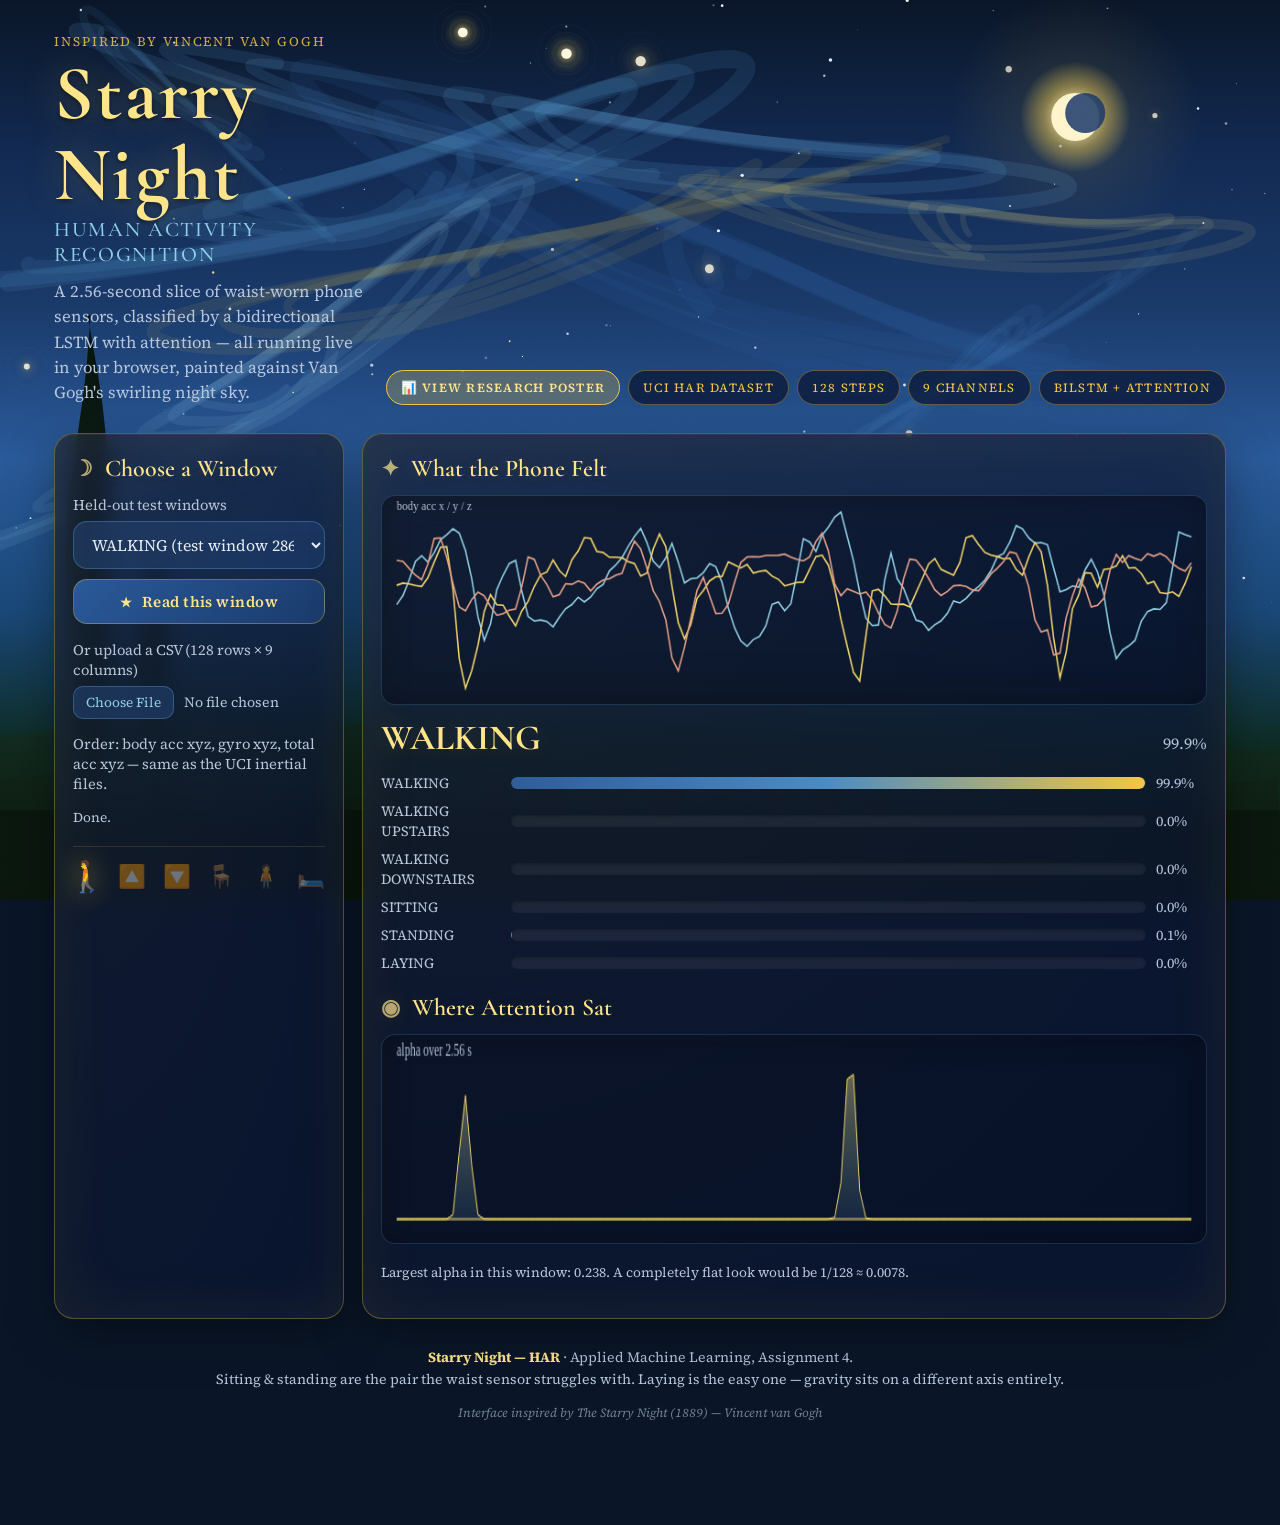
<file: index.html>
<!DOCTYPE html>
<html lang="en">
<head>
  <meta charset="utf-8" />
  <meta name="viewport" content="width=device-width, initial-scale=1" />
  <title>Starry Night — Human Activity Recognition</title>
  <link rel="preconnect" href="https://fonts.googleapis.com" />
  <link rel="preconnect" href="https://fonts.gstatic.com" crossorigin />
  <link href="https://fonts.googleapis.com/css2?family=Cormorant+Garamond:wght@400;500;600;700&family=Source+Serif+4:opsz,wght@8..60,400;8..60,600&display=swap" rel="stylesheet" />
  <link rel="stylesheet" href="style.css" />
</head>
<body>
  <canvas id="sky"></canvas>

  <!-- Painterly texture overlay -->
  <div class="paint-overlay"></div>

  <div class="wrap">
    <header class="hero">
      <div>
        <p class="eyebrow">Inspired by Vincent van Gogh</p>
        <h1>Starry Night</h1>
        <p class="subtitle">Human Activity Recognition</p>
        <p class="lede">
          A 2.56-second slice of waist-worn phone sensors, classified by a
          bidirectional LSTM with attention — all running live in your browser,
          painted against Van Gogh's swirling night sky.
        </p>
      </div>
      <div class="badge-group">
        <a href="poster.html" class="badge" style="background: rgba(242, 199, 68, 0.25); border-color: var(--vg-gold); text-decoration: none; color: var(--vg-warm-gold); font-weight: 600;">📊 View Research Poster</a>
        <span class="badge">UCI HAR Dataset</span>
        <span class="badge">128 Steps</span>
        <span class="badge">9 Channels</span>
        <span class="badge">BiLSTM + Attention</span>
      </div>
    </header>

    <div class="grid">
      <aside class="panel glass-panel">
        <div class="panel-glow"></div>
        <h2><span class="icon">☽</span> Choose a Window</h2>
        <label for="sample">Held-out test windows</label>
        <select id="sample"></select>
        <div class="row">
          <button type="button" id="run">
            <span class="btn-star">★</span> Read this window
          </button>
        </div>
        <label for="csv" style="margin-top:16px">Or upload a CSV (128 rows × 9 columns)</label>
        <input id="csv" type="file" accept=".csv,text/csv" />
        <p class="hint">Order: body acc xyz, gyro xyz, total acc xyz — same as the UCI inertial files.</p>
        <p class="meta" id="status">Weights loaded with the page. First click takes a moment while the LSTM walks the 128 steps in both directions.</p>

        <div class="activity-icons">
          <div class="act-icon" title="Walking">🚶</div>
          <div class="act-icon" title="Walking Upstairs">🔼</div>
          <div class="act-icon" title="Walking Downstairs">🔽</div>
          <div class="act-icon" title="Sitting">🪑</div>
          <div class="act-icon" title="Standing">🧍</div>
          <div class="act-icon" title="Laying">🛏️</div>
        </div>
      </aside>

      <section class="panel glass-panel">
        <div class="panel-glow"></div>
        <h2><span class="icon">✦</span> What the Phone Felt</h2>
        <canvas id="signals" class="chart" width="900" height="210"></canvas>
        <div class="pred">
          <strong id="guess">—</strong>
          <span id="conf"></span>
        </div>
        <div class="bars" id="bars"></div>
        <h2 style="margin-top:20px"><span class="icon">◉</span> Where Attention Sat</h2>
        <canvas id="attn" class="chart" width="900" height="140"></canvas>
        <p class="meta" id="peak"></p>
      </section>
    </div>

    <footer class="note">
      <p>
        <strong>Starry Night — HAR</strong> · Applied Machine Learning, Assignment 4.<br>
        Sitting &amp; standing are the pair the waist sensor struggles with.
        Laying is the easy one — gravity sits on a different axis entirely.
      </p>
      <p class="credit">Interface inspired by <em>The Starry Night</em> (1889) — Vincent van Gogh</p>
    </footer>
  </div>

  <script src="weights.js"></script>
  <script src="samples.js"></script>
  <script src="infer.js"></script>
  <script src="sky.js"></script>
  <script src="ui.js"></script>
</body>
</html>
</file>
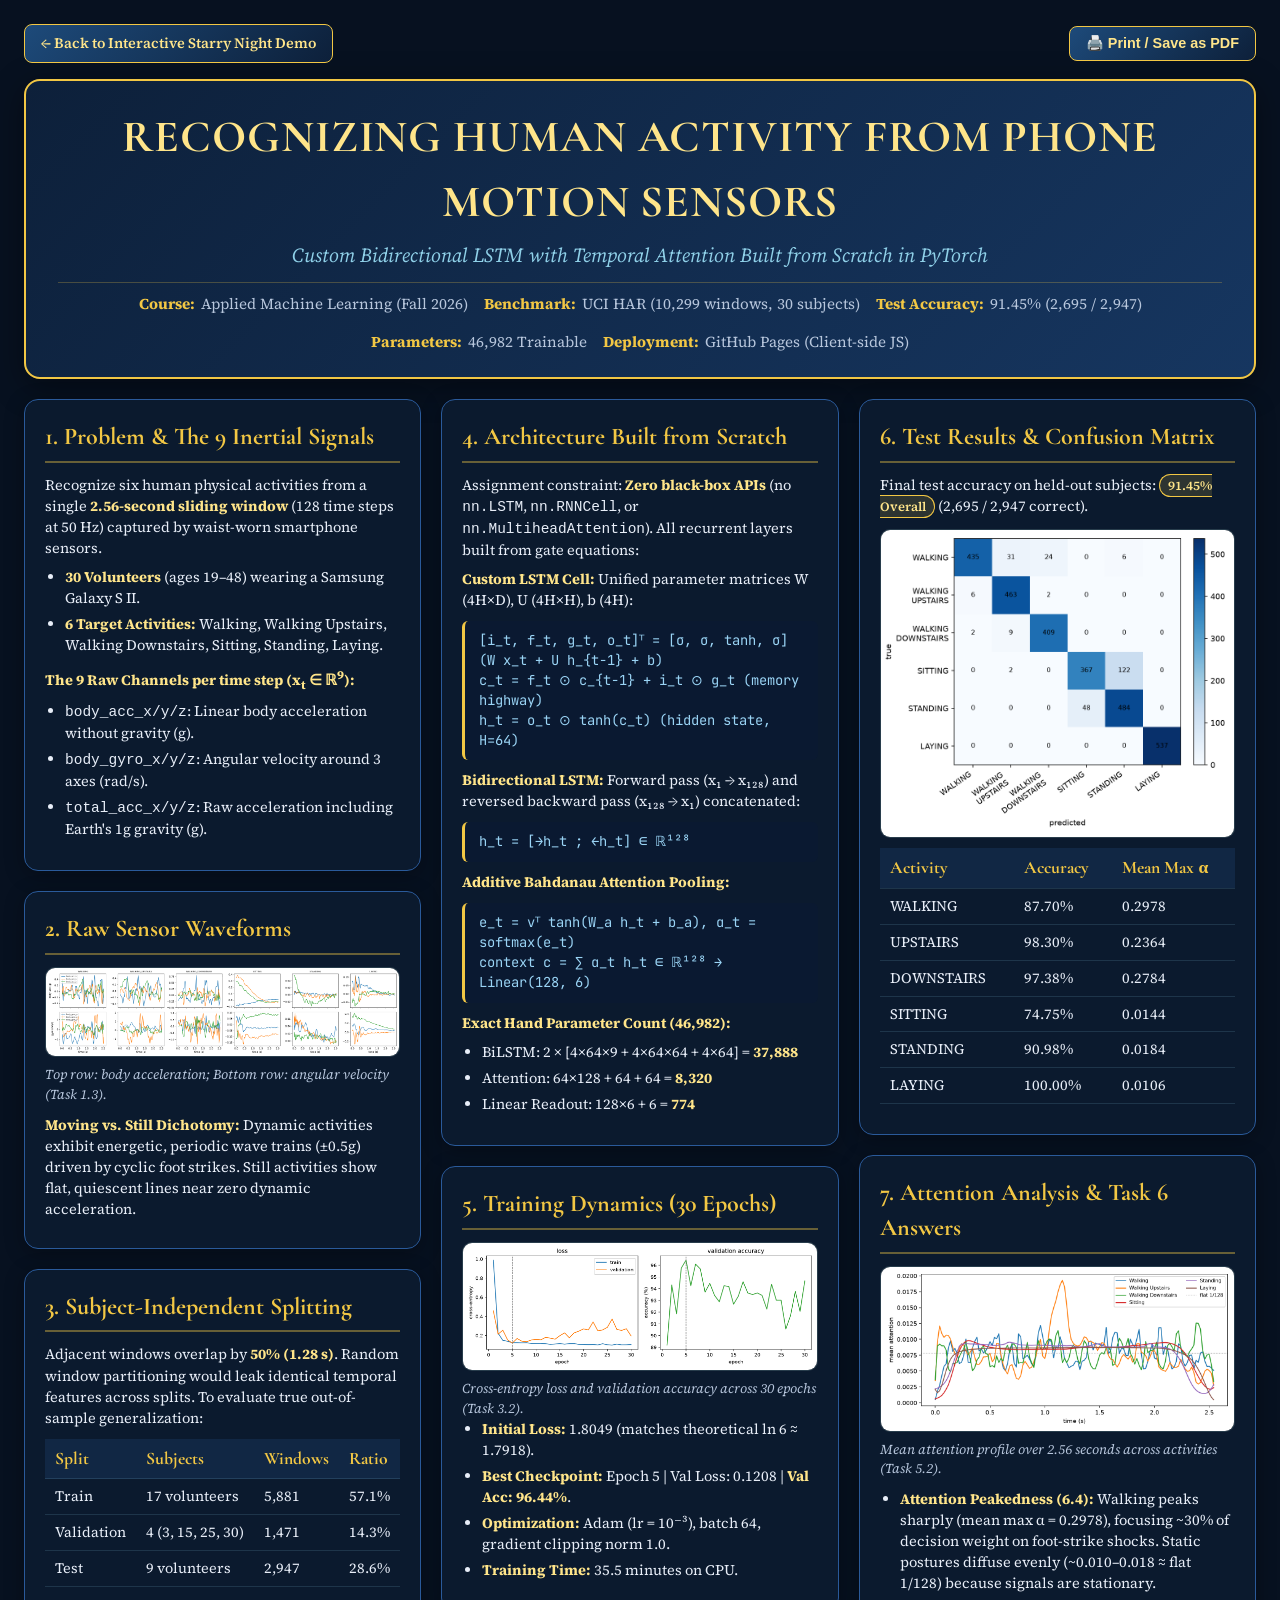
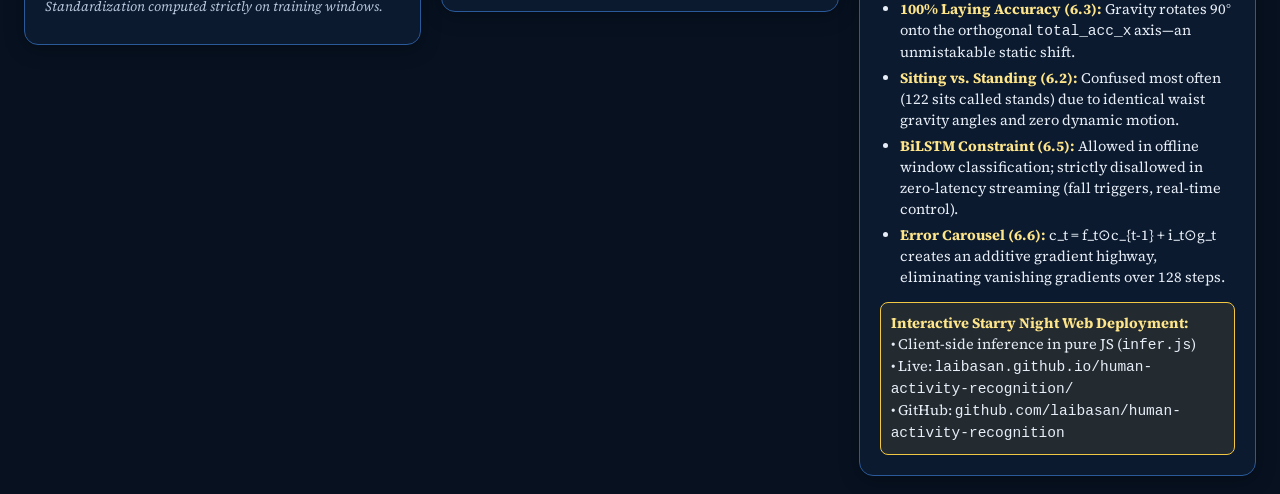
<file: poster.html>
<!DOCTYPE html>
<html lang="en">
<head>
  <meta charset="utf-8" />
  <meta name="viewport" content="width=device-width, initial-scale=1" />
  <title>Research Poster — Human Activity Recognition</title>
  <link rel="preconnect" href="https://fonts.googleapis.com" />
  <link rel="preconnect" href="https://fonts.gstatic.com" crossorigin />
  <link href="https://fonts.googleapis.com/css2?family=Cormorant+Garamond:wght@600;700&family=Source+Serif+4:ital,wght@0,400;0,600;0,700;1,400&family=JetBrains+Mono:wght@400;500&display=swap" rel="stylesheet" />
  <style>
    :root {
      --bg: #071120;
      --card-bg: #0b1a2e;
      --header-bg: #0d203a;
      --gold: #f2c744;
      --gold-light: #ffe58a;
      --cyan: #8fd0e8;
      --blue-border: #2a5a9a;
      --text: #e8eef8;
      --muted: #b7c6dc;
    }

    * { box-sizing: border-box; margin: 0; padding: 0; }
    
    body {
      background-color: var(--bg);
      color: var(--text);
      font-family: "Source Serif 4", Georgia, serif;
      padding: 24px;
      line-height: 1.45;
      font-size: 14.5px;
    }

    .poster {
      max-width: 1540px;
      margin: 0 auto;
      background: var(--bg);
    }

    /* Header */
    header {
      background: linear-gradient(135deg, #0d203a, #163660);
      border: 2px solid var(--gold);
      border-radius: 16px;
      padding: 24px 32px;
      text-align: center;
      margin-bottom: 20px;
      box-shadow: 0 8px 32px rgba(0,0,0,0.4);
    }

    header h1 {
      font-family: "Cormorant Garamond", serif;
      font-size: 2.8rem;
      font-weight: 700;
      color: var(--gold-light);
      letter-spacing: 0.02em;
      margin-bottom: 6px;
    }

    header .subtitle {
      font-size: 1.25rem;
      color: var(--cyan);
      font-style: italic;
      margin-bottom: 12px;
    }

    header .meta-bar {
      display: flex;
      justify-content: center;
      flex-wrap: wrap;
      gap: 16px;
      font-size: 0.95rem;
      color: var(--muted);
      border-top: 1px solid rgba(242, 199, 68, 0.25);
      padding-top: 10px;
    }

    header .meta-bar span {
      display: inline-flex;
      align-items: center;
      gap: 6px;
    }

    header .meta-bar strong {
      color: var(--gold);
    }

    /* Layout Grid */
    .grid {
      display: grid;
      grid-template-columns: 1fr 1fr 1fr;
      gap: 20px;
    }

    .col {
      display: flex;
      flex-direction: column;
      gap: 20px;
    }

    /* Cards */
    .card {
      background: var(--card-bg);
      border: 1.5px solid var(--blue-border);
      border-radius: 14px;
      padding: 20px;
      box-shadow: 0 4px 20px rgba(0,0,0,0.3);
    }

    .card h2 {
      font-family: "Cormorant Garamond", serif;
      font-size: 1.5rem;
      color: var(--gold);
      border-bottom: 2px solid rgba(242, 199, 68, 0.4);
      padding-bottom: 6px;
      margin-bottom: 12px;
    }

    p, li {
      color: var(--text);
      margin-bottom: 8px;
    }

    ul {
      padding-left: 20px;
      margin-bottom: 10px;
    }

    li { margin-bottom: 5px; }

    strong { color: var(--gold-light); }

    .formula {
      background: rgba(10, 25, 50, 0.8);
      border-left: 3px solid var(--gold);
      padding: 10px 14px;
      border-radius: 6px;
      font-family: "JetBrains Mono", monospace;
      font-size: 0.86rem;
      margin: 10px 0;
      color: #9ad4f5;
      overflow-x: auto;
    }

    .img-box {
      margin: 12px 0 8px;
      border-radius: 10px;
      overflow: hidden;
      border: 1px solid rgba(143, 208, 232, 0.25);
      background: #050c18;
      text-align: center;
    }

    .img-box img {
      width: 100%;
      height: auto;
      display: block;
    }

    .caption {
      font-size: 0.85rem;
      color: var(--muted);
      font-style: italic;
      margin-top: 6px;
    }

    /* Tables */
    table {
      width: 100%;
      border-collapse: collapse;
      margin: 10px 0;
      font-size: 0.9rem;
    }

    th, td {
      padding: 7px 10px;
      text-align: left;
      border-bottom: 1px solid rgba(143, 208, 232, 0.15);
    }

    th {
      color: var(--gold);
      font-family: "Cormorant Garamond", serif;
      font-size: 1.1rem;
      background: rgba(42, 90, 154, 0.2);
    }

    td { color: var(--text); }

    .badge-tag {
      background: rgba(242, 199, 68, 0.15);
      border: 1px solid var(--gold);
      color: var(--gold-light);
      padding: 2px 8px;
      border-radius: 99px;
      font-size: 0.8rem;
      font-weight: 600;
    }

    /* Print styling */
    @media print {
      body {
        padding: 0;
        background: #071120 !important;
        -webkit-print-color-adjust: exact;
        print-color-adjust: exact;
      }
      .poster { max-width: 100%; }
      .nav-bar { display: none; }
    }

    .nav-bar {
      display: flex;
      justify-content: space-between;
      align-items: center;
      margin-bottom: 16px;
    }

    .btn {
      display: inline-block;
      background: linear-gradient(135deg, #1d4a7a, #0d203a);
      border: 1px solid var(--gold);
      color: var(--gold-light);
      text-decoration: none;
      padding: 8px 16px;
      border-radius: 8px;
      font-weight: 600;
      font-size: 0.9rem;
      transition: all 0.2s;
    }

    .btn:hover {
      filter: brightness(1.2);
      box-shadow: 0 0 12px rgba(242, 199, 68, 0.3);
    }
  </style>
</head>
<body>
  <div class="poster">
    <div class="nav-bar">
      <a href="index.html" class="btn">← Back to Interactive Starry Night Demo</a>
      <button onclick="window.print()" class="btn">🖨️ Print / Save as PDF</button>
    </div>

    <header>
      <h1>RECOGNIZING HUMAN ACTIVITY FROM PHONE MOTION SENSORS</h1>
      <div class="subtitle">Custom Bidirectional LSTM with Temporal Attention Built from Scratch in PyTorch</div>
      <div class="meta-bar">
        <span><strong>Course:</strong> Applied Machine Learning (Fall 2026)</span>
        <span><strong>Benchmark:</strong> UCI HAR (10,299 windows, 30 subjects)</span>
        <span><strong>Test Accuracy:</strong> 91.45% (2,695 / 2,947)</span>
        <span><strong>Parameters:</strong> 46,982 Trainable</span>
        <span><strong>Deployment:</strong> GitHub Pages (Client-side JS)</span>
      </div>
    </header>

    <div class="grid">
      <!-- COLUMN 1: DATA & SIGNALS -->
      <div class="col">
        <div class="card">
          <h2>1. Problem & The 9 Inertial Signals</h2>
          <p>
            Recognize six human physical activities from a single <strong>2.56-second sliding window</strong>
            (128 time steps at 50 Hz) captured by waist-worn smartphone sensors.
          </p>
          <ul>
            <li><strong>30 Volunteers</strong> (ages 19–48) wearing a Samsung Galaxy S II.</li>
            <li><strong>6 Target Activities:</strong> Walking, Walking Upstairs, Walking Downstairs, Sitting, Standing, Laying.</li>
          </ul>
          <p><strong>The 9 Raw Channels per time step (x<sub>t</sub> ∈ ℝ<sup>9</sup>):</strong></p>
          <ul>
            <li><code>body_acc_x/y/z</code>: Linear body acceleration without gravity (g).</li>
            <li><code>body_gyro_x/y/z</code>: Angular velocity around 3 axes (rad/s).</li>
            <li><code>total_acc_x/y/z</code>: Raw acceleration including Earth's 1g gravity (g).</li>
          </ul>
        </div>

        <div class="card">
          <h2>2. Raw Sensor Waveforms</h2>
          <div class="img-box">
            <img src="../results/example_windows.png" alt="Example Sensor Windows" />
          </div>
          <div class="caption">
            Top row: body acceleration; Bottom row: angular velocity (Task 1.3).
          </div>
          <p style="margin-top:10px;">
            <strong>Moving vs. Still Dichotomy:</strong> Dynamic activities exhibit energetic, periodic wave trains (±0.5g)
            driven by cyclic foot strikes. Still activities show flat, quiescent lines near zero dynamic acceleration.
          </p>
        </div>

        <div class="card">
          <h2>3. Subject-Independent Splitting</h2>
          <p>
            Adjacent windows overlap by <strong>50% (1.28 s)</strong>. Random window partitioning would leak identical temporal
            features across splits. To evaluate true out-of-sample generalization:
          </p>
          <table>
            <thead>
              <tr><th>Split</th><th>Subjects</th><th>Windows</th><th>Ratio</th></tr>
            </thead>
            <tbody>
              <tr><td>Train</td><td>17 volunteers</td><td>5,881</td><td>57.1%</td></tr>
              <tr><td>Validation</td><td>4 (3, 15, 25, 30)</td><td>1,471</td><td>14.3%</td></tr>
              <tr><td>Test</td><td>9 volunteers</td><td>2,947</td><td>28.6%</td></tr>
            </tbody>
          </table>
          <p class="caption">Standardization computed strictly on training windows.</p>
        </div>
      </div>

      <!-- COLUMN 2: ARCHITECTURE & TRAINING -->
      <div class="col">
        <div class="card">
          <h2>4. Architecture Built from Scratch</h2>
          <p>
            Assignment constraint: <strong>Zero black-box APIs</strong> (no <code>nn.LSTM</code>, <code>nn.RNNCell</code>, or <code>nn.MultiheadAttention</code>).
            All recurrent layers built from gate equations:
          </p>
          
          <p><strong>Custom LSTM Cell:</strong> Unified parameter matrices W (4H×D), U (4H×H), b (4H):</p>
          <div class="formula">
[i_t, f_t, g_t, o_t]ᵀ = [σ, σ, tanh, σ](W x_t + U h_{t-1} + b)<br>
c_t = f_t ⊙ c_{t-1} + i_t ⊙ g_t   (memory highway)<br>
h_t = o_t ⊙ tanh(c_t)             (hidden state, H=64)
          </div>

          <p><strong>Bidirectional LSTM:</strong> Forward pass (x₁ → x₁₂₈) and reversed backward pass (x₁₂₈ → x₁) concatenated:</p>
          <div class="formula">
h_t = [→h_t ; ←h_t] ∈ ℝ¹²⁸
          </div>

          <p><strong>Additive Bahdanau Attention Pooling:</strong></p>
          <div class="formula">
e_t = vᵀ tanh(W_a h_t + b_a),  α_t = softmax(e_t)<br>
context c = ∑ α_t h_t ∈ ℝ¹²⁸ → Linear(128, 6)
          </div>

          <p><strong>Exact Hand Parameter Count (46,982):</strong></p>
          <ul>
            <li>BiLSTM: 2 × [4×64×9 + 4×64×64 + 4×64] = <strong>37,888</strong></li>
            <li>Attention: 64×128 + 64 + 64 = <strong>8,320</strong></li>
            <li>Linear Readout: 128×6 + 6 = <strong>774</strong></li>
          </ul>
        </div>

        <div class="card">
          <h2>5. Training Dynamics (30 Epochs)</h2>
          <div class="img-box">
            <img src="../results/training_curves.png" alt="Training Curves" />
          </div>
          <div class="caption">
            Cross-entropy loss and validation accuracy across 30 epochs (Task 3.2).
          </div>
          <ul>
            <li><strong>Initial Loss:</strong> 1.8049 (matches theoretical ln 6 ≈ 1.7918).</li>
            <li><strong>Best Checkpoint:</strong> Epoch 5 | Val Loss: 0.1208 | <strong>Val Acc: 96.44%</strong>.</li>
            <li><strong>Optimization:</strong> Adam (lr = 10⁻³), batch 64, gradient clipping norm 1.0.</li>
            <li><strong>Training Time:</strong> 35.5 minutes on CPU.</li>
          </ul>
        </div>
      </div>

      <!-- COLUMN 3: RESULTS, ATTENTION & TASK 6 -->
      <div class="col">
        <div class="card">
          <h2>6. Test Results & Confusion Matrix</h2>
          <p>Final test accuracy on held-out subjects: <span class="badge-tag">91.45% Overall</span> (2,695 / 2,947 correct).</p>
          
          <div class="img-box">
            <img src="../results/confusion_matrix.png" alt="Confusion Matrix" />
          </div>

          <table>
            <thead>
              <tr><th>Activity</th><th>Accuracy</th><th>Mean Max α</th></tr>
            </thead>
            <tbody>
              <tr><td>WALKING</td><td>87.70%</td><td>0.2978</td></tr>
              <tr><td>UPSTAIRS</td><td>98.30%</td><td>0.2364</td></tr>
              <tr><td>DOWNSTAIRS</td><td>97.38%</td><td>0.2784</td></tr>
              <tr><td>SITTING</td><td>74.75%</td><td>0.0144</td></tr>
              <tr><td>STANDING</td><td>90.98%</td><td>0.0184</td></tr>
              <tr><td>LAYING</td><td>100.00%</td><td>0.0106</td></tr>
            </tbody>
          </table>
        </div>

        <div class="card">
          <h2>7. Attention Analysis & Task 6 Answers</h2>
          <div class="img-box">
            <img src="../results/attention_mean.png" alt="Mean Attention Curves" />
          </div>
          <div class="caption">Mean attention profile over 2.56 seconds across activities (Task 5.2).</div>

          <ul style="margin-top:10px;">
            <li><strong>Attention Peakedness (6.4):</strong> Walking peaks sharply (mean max α = 0.2978), focusing ~30% of decision weight on foot-strike shocks. Static postures diffuse evenly (~0.010–0.018 ≈ flat 1/128) because signals are stationary.</li>
            <li><strong>100% Laying Accuracy (6.3):</strong> Gravity rotates 90° onto the orthogonal <code>total_acc_x</code> axis—an unmistakable static shift.</li>
            <li><strong>Sitting vs. Standing (6.2):</strong> Confused most often (122 sits called stands) due to identical waist gravity angles and zero dynamic motion.</li>
            <li><strong>BiLSTM Constraint (6.5):</strong> Allowed in offline window classification; strictly disallowed in zero-latency streaming (fall triggers, real-time control).</li>
            <li><strong>Error Carousel (6.6):</strong> c_t = f_t⊙c_{t-1} + i_t⊙g_t creates an additive gradient highway, eliminating vanishing gradients over 128 steps.</li>
          </ul>

          <div style="margin-top: 14px; padding: 10px; background: rgba(242,199,68,0.1); border-radius: 8px; border: 1px solid var(--gold);">
            <strong>Interactive Starry Night Web Deployment:</strong><br>
            • Client-side inference in pure JS (<code>infer.js</code>)<br>
            • Live: <code>laibasan.github.io/human-activity-recognition/</code><br>
            • GitHub: <code>github.com/laibasan/human-activity-recognition</code>
          </div>
        </div>
      </div>
    </div>
  </div>
</body>
</html>
</file>
<file: style.css>
/* ============================================================
   STARRY NIGHT — Van Gogh Themed UI
   Human Activity Recognition
   ============================================================ */

/* -- Palette -- */
:root {
  --vg-deep-blue:    #0a1628;
  --vg-mid-blue:     #1a3a6a;
  --vg-cobalt:       #2a5a9a;
  --vg-swirl-blue:   #4a8ac4;
  --vg-light-blue:   #6ab4e8;
  --vg-cyan:         #8fd0e8;
  --vg-gold:         #f2c744;
  --vg-warm-gold:    #ffe58a;
  --vg-pale-gold:    #fff4cc;
  --vg-orange:       #e8a040;
  --vg-green-dark:   #0c2818;
  --vg-green:        #1a4a2a;
  --vg-ink:          #e8eef8;
  --vg-muted:        #b7c6dc;
  --vg-glass:        rgba(10, 22, 50, 0.72);
  --vg-glass-border: rgba(242, 199, 68, 0.35);
  --vg-glow:         rgba(242, 199, 68, 0.08);
  --vg-danger:       #e88a60;
  --panel-radius:    20px;
}

/* -- Reset & Base -- */
*, *::before, *::after { box-sizing: border-box; }

html, body {
  margin: 0;
  padding: 0;
  min-height: 100vh;
  color: var(--vg-ink);
  font-family: "Source Serif 4", Georgia, serif;
  background: var(--vg-deep-blue);
  overflow-x: hidden;
}

/* -- Animated Starry Night Canvas -- */
#sky {
  position: fixed;
  inset: 0;
  width: 100%;
  height: 100%;
  z-index: 0;
}

/* -- Painterly Texture Overlay -- */
.paint-overlay {
  position: fixed;
  inset: 0;
  z-index: 1;
  pointer-events: none;
  opacity: 0.045;
  background-image:
    repeating-linear-gradient(
      42deg,
      transparent,
      transparent 2px,
      rgba(255,255,255,0.08) 2px,
      rgba(255,255,255,0.08) 3px
    ),
    repeating-linear-gradient(
      -38deg,
      transparent,
      transparent 3px,
      rgba(200,180,120,0.06) 3px,
      rgba(200,180,120,0.06) 4px
    );
  mix-blend-mode: overlay;
}

/* -- Main Container -- */
.wrap {
  position: relative;
  z-index: 2;
  max-width: 1220px;
  margin: 0 auto;
  padding: 32px 24px 90px;
}

/* -- Header / Hero -- */
header.hero {
  display: grid;
  grid-template-columns: 1fr auto;
  gap: 20px;
  align-items: end;
  margin-bottom: 28px;
}

.eyebrow {
  font-size: 0.82rem;
  letter-spacing: 0.15em;
  text-transform: uppercase;
  color: var(--vg-gold);
  margin: 0 0 4px;
  opacity: 0.85;
}

h1 {
  font-family: "Cormorant Garamond", serif;
  font-weight: 700;
  font-size: clamp(2.8rem, 6vw, 5rem);
  letter-spacing: 0.03em;
  margin: 0;
  color: var(--vg-warm-gold);
  text-shadow:
    0 0 40px rgba(242, 199, 68, 0.3),
    0 0 80px rgba(242, 199, 68, 0.1),
    0 2px 4px rgba(0, 0, 0, 0.5);
  line-height: 1.05;
}

.subtitle {
  font-family: "Cormorant Garamond", serif;
  font-size: 1.3rem;
  font-weight: 500;
  color: var(--vg-cyan);
  margin: 2px 0 0;
  letter-spacing: 0.08em;
  text-transform: uppercase;
}

.lede {
  max-width: 44rem;
  color: var(--vg-muted);
  font-size: 1.05rem;
  line-height: 1.5;
  margin: 12px 0 0;
}

.badge-group {
  display: flex;
  flex-wrap: wrap;
  gap: 8px;
  align-items: flex-end;
  justify-content: flex-end;
}

.badge {
  border: 1px solid var(--vg-glass-border);
  background: var(--vg-glass);
  backdrop-filter: blur(6px);
  padding: 8px 14px;
  border-radius: 999px;
  font-size: 0.78rem;
  color: var(--vg-gold);
  letter-spacing: 0.1em;
  text-transform: uppercase;
  white-space: nowrap;
  transition: background 0.3s, border-color 0.3s;
}

.badge:hover {
  background: rgba(242, 199, 68, 0.12);
  border-color: var(--vg-gold);
}

/* -- Grid Layout -- */
.grid {
  display: grid;
  grid-template-columns: 290px 1fr;
  gap: 18px;
}

/* -- Glass Panel -- */
.panel {
  position: relative;
  padding: 20px 18px 22px;
}

.glass-panel {
  background: var(--vg-glass);
  border: 1px solid var(--vg-glass-border);
  border-radius: var(--panel-radius);
  backdrop-filter: blur(12px);
  box-shadow:
    0 16px 48px rgba(0, 0, 0, 0.35),
    inset 0 0 60px var(--vg-glow),
    inset 0 1px 0 rgba(255, 255, 255, 0.05);
  overflow: hidden;
}

.panel-glow {
  position: absolute;
  top: -50%;
  left: -50%;
  width: 200%;
  height: 200%;
  background: radial-gradient(
    ellipse at 30% 20%,
    rgba(242, 199, 68, 0.04) 0%,
    transparent 60%
  );
  pointer-events: none;
}

.panel h2 {
  font-family: "Cormorant Garamond", serif;
  font-size: 1.5rem;
  margin: 0 0 12px;
  color: var(--vg-warm-gold);
  font-weight: 600;
  text-shadow: 0 0 20px rgba(242, 199, 68, 0.15);
}

.panel h2 .icon {
  display: inline-block;
  margin-right: 6px;
  font-size: 0.9em;
  opacity: 0.7;
}

/* -- Form Controls -- */
label, .hint {
  display: block;
  color: var(--vg-muted);
  font-size: 0.92rem;
  margin-bottom: 6px;
}

select, button, input[type="file"] {
  width: 100%;
  font: inherit;
}

select, button {
  background: rgba(26, 58, 106, 0.7);
  color: var(--vg-ink);
  border: 1px solid rgba(106, 180, 232, 0.3);
  border-radius: 14px;
  padding: 11px 14px;
  transition: all 0.25s ease;
}

select:hover, select:focus {
  border-color: var(--vg-cyan);
  outline: none;
  box-shadow: 0 0 12px rgba(106, 180, 232, 0.15);
}

button {
  cursor: pointer;
  margin-top: 10px;
  background: linear-gradient(135deg, var(--vg-cobalt), var(--vg-mid-blue));
  color: var(--vg-warm-gold);
  border-color: var(--vg-glass-border);
  font-weight: 600;
  font-size: 0.95rem;
  letter-spacing: 0.03em;
  position: relative;
  overflow: hidden;
}

button::before {
  content: '';
  position: absolute;
  inset: 0;
  background: linear-gradient(135deg, transparent 40%, rgba(242, 199, 68, 0.1));
  opacity: 0;
  transition: opacity 0.3s;
}

button:hover::before { opacity: 1; }
button:hover {
  filter: brightness(1.1);
  border-color: var(--vg-gold);
  transform: translateY(-1px);
  box-shadow: 0 4px 16px rgba(242, 199, 68, 0.15);
}

button:active { transform: translateY(0); }

.btn-star {
  margin-right: 6px;
  font-size: 0.85em;
}

button.ghost {
  background: transparent;
  color: var(--vg-cyan);
}

.row { display: flex; gap: 8px; }
.row > * { flex: 1; }

input[type="file"] {
  color: var(--vg-muted);
  font-size: 0.88rem;
}

input[type="file"]::file-selector-button {
  background: rgba(26, 58, 106, 0.7);
  color: var(--vg-cyan);
  border: 1px solid rgba(106, 180, 232, 0.3);
  border-radius: 10px;
  padding: 6px 12px;
  margin-right: 10px;
  cursor: pointer;
  font: inherit;
  font-size: 0.85rem;
  transition: all 0.2s;
}

input[type="file"]::file-selector-button:hover {
  background: rgba(42, 90, 154, 0.8);
  border-color: var(--vg-cyan);
}

/* -- Activity Icons -- */
.activity-icons {
  display: flex;
  justify-content: space-between;
  margin-top: 18px;
  padding-top: 14px;
  border-top: 1px solid rgba(242, 199, 68, 0.15);
}

.act-icon {
  font-size: 1.4rem;
  opacity: 0.5;
  transition: opacity 0.3s, transform 0.3s;
  cursor: default;
}

.act-icon:hover {
  opacity: 1;
  transform: scale(1.2);
}

/* -- Charts -- */
canvas.chart {
  width: 100%;
  height: 210px;
  background: rgba(6, 14, 34, 0.5);
  border-radius: 14px;
  border: 1px solid rgba(106, 180, 232, 0.18);
  box-shadow: inset 0 0 30px rgba(0, 0, 0, 0.3);
}

/* -- Prediction Display -- */
.pred {
  display: flex;
  align-items: baseline;
  justify-content: space-between;
  gap: 12px;
  margin: 6px 0 14px;
}

.pred strong {
  font-family: "Cormorant Garamond", serif;
  font-size: 2.2rem;
  color: var(--vg-warm-gold);
  text-shadow: 0 0 24px rgba(242, 199, 68, 0.2);
}

.pred span {
  color: var(--vg-muted);
  font-size: 1rem;
}

/* -- Probability Bars -- */
.bars { display: grid; gap: 8px; }

.bar-row {
  display: grid;
  grid-template-columns: 7.5rem 1fr 3.2rem;
  gap: 10px;
  align-items: center;
  font-size: 0.88rem;
  color: var(--vg-muted);
}

.track {
  height: 12px;
  background: rgba(255, 255, 255, 0.06);
  border-radius: 99px;
  overflow: hidden;
  box-shadow: inset 0 1px 3px rgba(0, 0, 0, 0.3);
}

.track > i {
  display: block;
  height: 100%;
  width: 0;
  background: linear-gradient(90deg,
    var(--vg-cobalt),
    var(--vg-swirl-blue),
    var(--vg-gold));
  border-radius: 99px;
  transition: width 0.6s cubic-bezier(0.22, 1, 0.36, 1);
  box-shadow: 0 0 8px rgba(242, 199, 68, 0.2);
}

/* -- Meta Text -- */
.meta {
  margin-top: 14px;
  color: var(--vg-muted);
  font-size: 0.85rem;
  line-height: 1.45;
}

/* -- Footer -- */
footer.note {
  margin-top: 28px;
  color: var(--vg-muted);
  font-size: 0.88rem;
  text-align: center;
  line-height: 1.5;
}

footer.note strong {
  color: var(--vg-warm-gold);
}

.credit {
  margin-top: 4px;
  font-size: 0.78rem;
  opacity: 0.6;
  font-style: italic;
}

/* -- Links -- */
a {
  color: var(--vg-gold);
  text-decoration-color: rgba(242, 199, 68, 0.3);
  transition: text-decoration-color 0.2s;
}
a:hover { text-decoration-color: var(--vg-gold); }

/* -- Responsive -- */
@media (max-width: 860px) {
  .grid,
  header.hero { grid-template-columns: 1fr; }

  .badge-group {
    justify-content: flex-start;
  }

  h1 { font-size: 2.4rem; }
}

/* -- Subtle Entrance Animation -- */
.wrap {
  animation: fadeUp 1s ease-out;
}

@keyframes fadeUp {
  from {
    opacity: 0;
    transform: translateY(20px);
  }
  to {
    opacity: 1;
    transform: translateY(0);
  }
}
</file>
